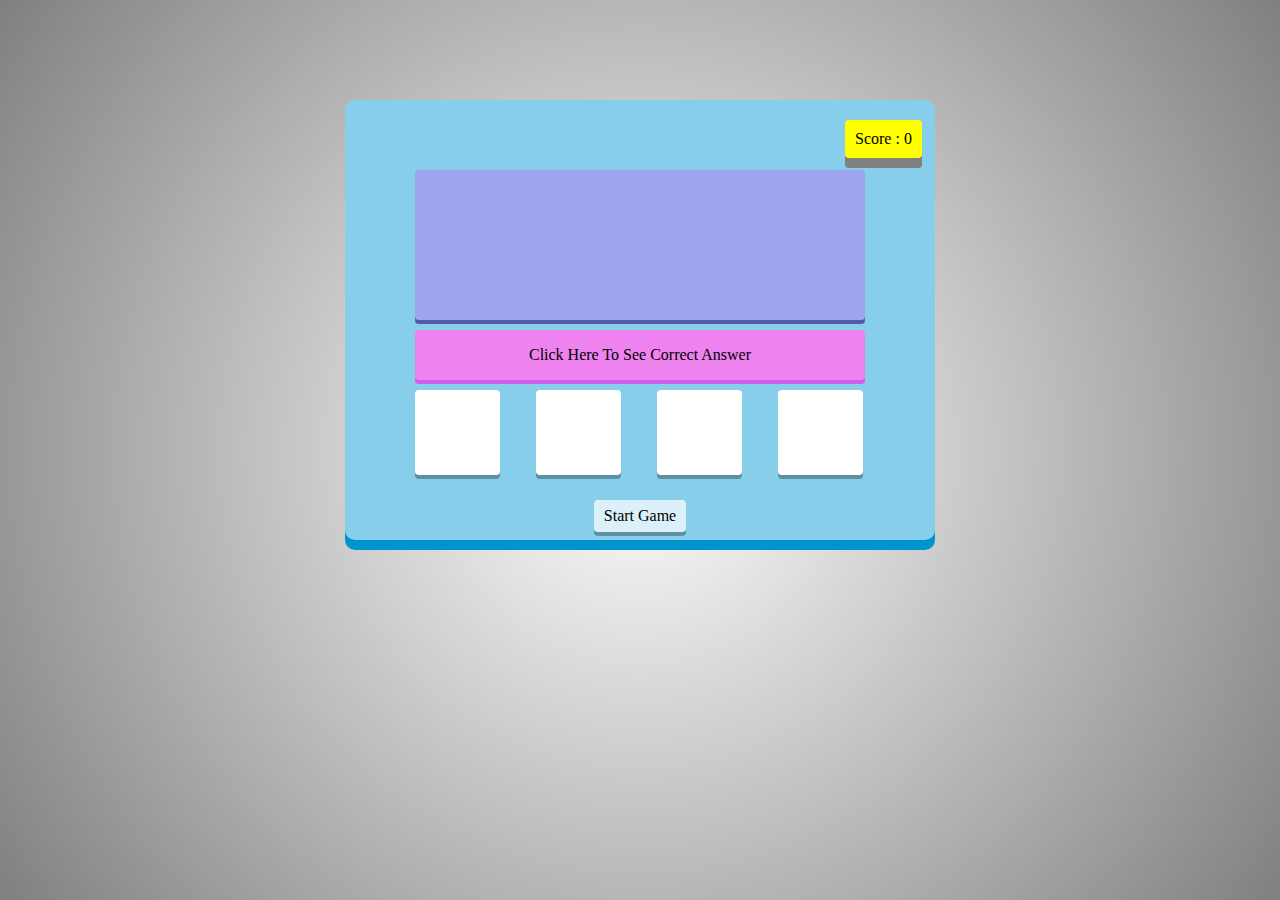
<file: 4.Project Maths Game(JS)/index.html>
<!DOCTYPE html>
<html>
	<head>
		<meta charset="utf-8">
		<meta name="viewport" content="width=device-width, initial-scale=1, user-scalable=yes">
		<link rel="stylesheet" href="style.css">
	</head>
	<body>
		<div class="container">
			<div class="score">
				<span>Score : <span id="scorevalue">0</span></span>
			</div>
			<div id="correct">
				<span>Correct</span>
			</div>
			<div id="wrong">
				<span>Try again</span>
			</div>
			<div id="questions">

			</div>
			<div id="instruction">
				Click Here To See Correct Answer
			</div>
			<div id="choices">
				<div id="box1" class="box">

				</div>
				<div id="box2" class="box">
				</div>
				<div id="box3" class="box">
				</div>
				<div id="box4" class="box">
				</div>

			</div>
			<div id="startreset">
				Start Game
			</div>
			<div id="timeremaining">
				Remaining Time: <span id="timeremainingvalue">60</span>sec
			</div>
			<div id="gameover">
				<span>Game over</span><br>
				<span>Your score is 20</span>
			</div>

		</div>
		<script src="javascript.js"></script>
	</body>
</html>
</file>
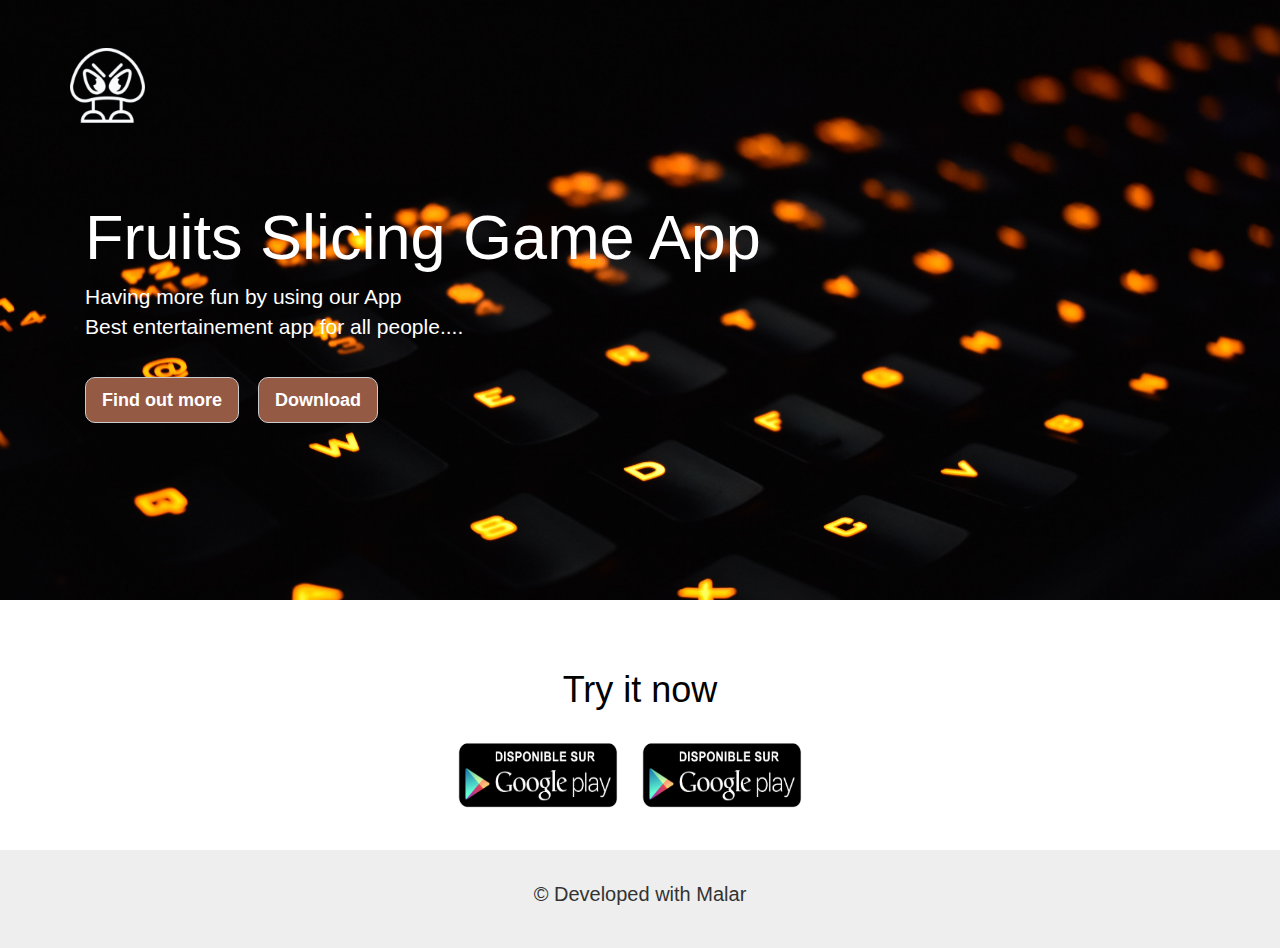
<file: 8.Project App landing page/index.html>
<!DOCTYPE html>
<html>
	<head>
		<title>App Landing Page</title>
		<meta charset="utf-8">
		<meta name="viewport" content="width=device-width initial-scale=1">
		<link rel="stylesheet" href="https://maxcdn.bootstrapcdn.com/bootstrap/3.3.7/css/bootstrap.min.css" integrity="sha384-BVYiiSIFeK1dGmJRAkycuHAHRg32OmUcww7on3RYdg4Va+PmSTsz/K68vbdEjh4u" crossorigin="anonymous">
		<script src="https://code.jquery.com/jquery-3.4.1.slim.min.js" integrity="sha384-J6qa4849blE2+poT4WnyKhv5vZF5SrPo0iEjwBvKU7imGFAV0wwj1yYfoRSJoZ+n" crossorigin="anonymous"></script>
		<script src="https://cdn.jsdelivr.net/npm/popper.js@1.16.0/dist/umd/popper.min.js" integrity="sha384-Q6E9RHvbIyZFJoft+2mJbHaEWldlvI9IOYy5n3zV9zzTtmI3UksdQRVvoxMfooAo" crossorigin="anonymous"></script>
		<script src="https://stackpath.bootstrapcdn.com/bootstrap/4.4.1/js/bootstrap.min.js" integrity="sha384-wfSDF2E50Y2D1uUdj0O3uMBJnjuUD4Ih7YwaYd1iqfktj0Uod8GCExl3Og8ifwB6" crossorigin="anonymous"></script>
		<link href="style.css" rel="stylesheet">
	</head>
	<body>
		<div class="jumbotron">
				<div class="container">
					<!-- create logo -->
					<div>
						<img class="logo" src="images/gamelogo.png">
					</div>
					<!-- Create featured part -->
					<div class="featured">
						<div class="col-md-9">
							<h1>Fruits Slicing Game App</h1>
							<p>Having more fun by using our App<br />Best entertainement app for all people....</p>
							<!-- Create default button for download and find out more -->
							<a href="#" class="btn btn-default btn-lg">Find out more</a>
							<a href="#" class="btn btn-default btn-lg">Download</a>
						</div>
					</div>
				</div>
		</div>
		<div class="trial">
			<div class="container">
				<h1>Try it now</h1>
				<img src="images/googleplay.jpg">
				<img src="images/googleplay.jpg">
			</div>
		</div>
		<div class="footer">
			<div class="container">
				<p>&copy; Developed with Malar</p>
			</div>
		</div>
	</body>
</html>
</file>
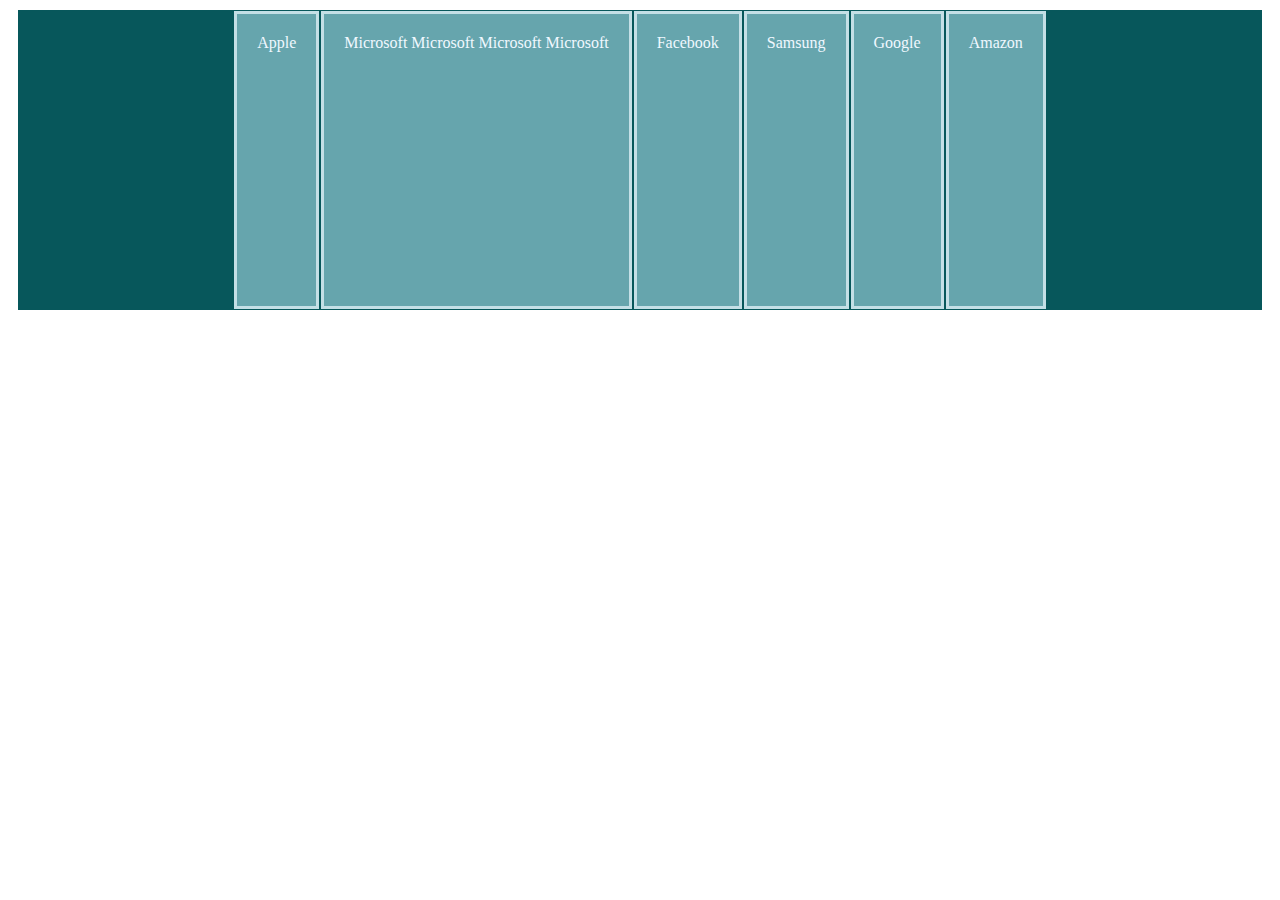
<file: 2.Advanced CSS/1.flexbox.html>
<!DOCTYPE html>
<html>
	<head>
		<title>FlexBox</title>
		<link rel="stylesheet" href="css/style.css">
	</head>
	<body>
		<div class="container">
			<div class="apple">Apple</div>
			<div class="microsoft">Microsoft Microsoft Microsoft Microsoft</div>
			<div class="facebook">Facebook</div>
			<div class="samsung">Samsung</div>
			<div class="google">Google</div>
			<div class="amazon">Amazon</div>
			
		</div>
	</body>
</html>
</file>
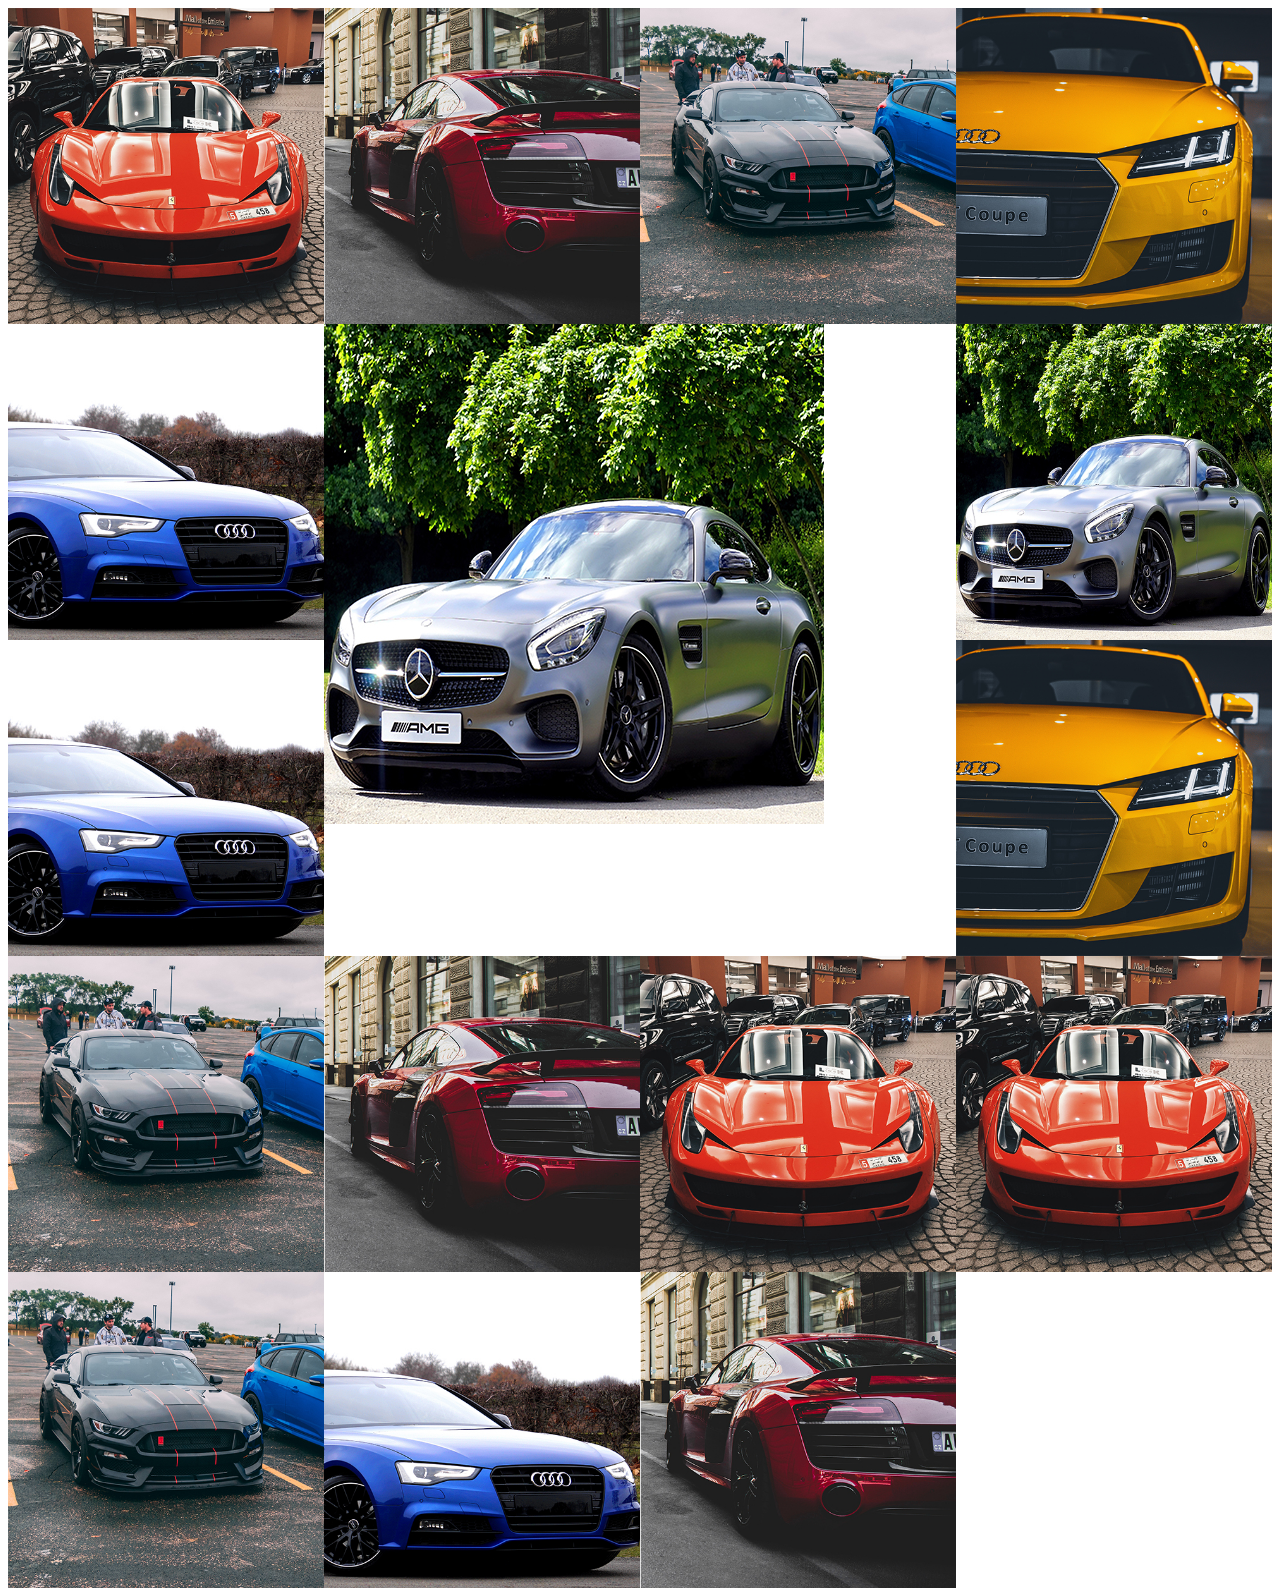
<file: 2.Advanced CSS/10.grid app photo gallery.html>
<!DOCTYPE html>
<html>
	<head>
		<title>Grid application photo gallery</title>
		<link rel="stylesheet" href="css/style10.css">
	</head>
	<body>
		<div class="container">
				<img src="images/pic1.jpg">
			    <img src="images/pic2.jpg">
			    <img src="images/pic3.jpg">
			    <img src="images/pic4.jpg">
			    <img src="images/pic5.jpg">
			    <img src="images/pic6.jpg">
				<img src="images/pic6.jpg">
			    <img src="images/pic5.jpg">
			    <img src="images/pic4.jpg">
			    <img src="images/pic3.jpg">
			    <img src="images/pic2.jpg">
			    <img src="images/pic1.jpg">
				<img src="images/pic1.jpg">
			    <img src="images/pic3.jpg">
			    <img src="images/pic5.jpg">
			    <img src="images/pic2.jpg">
			   
		</div>
	</body>
</html>
</file>
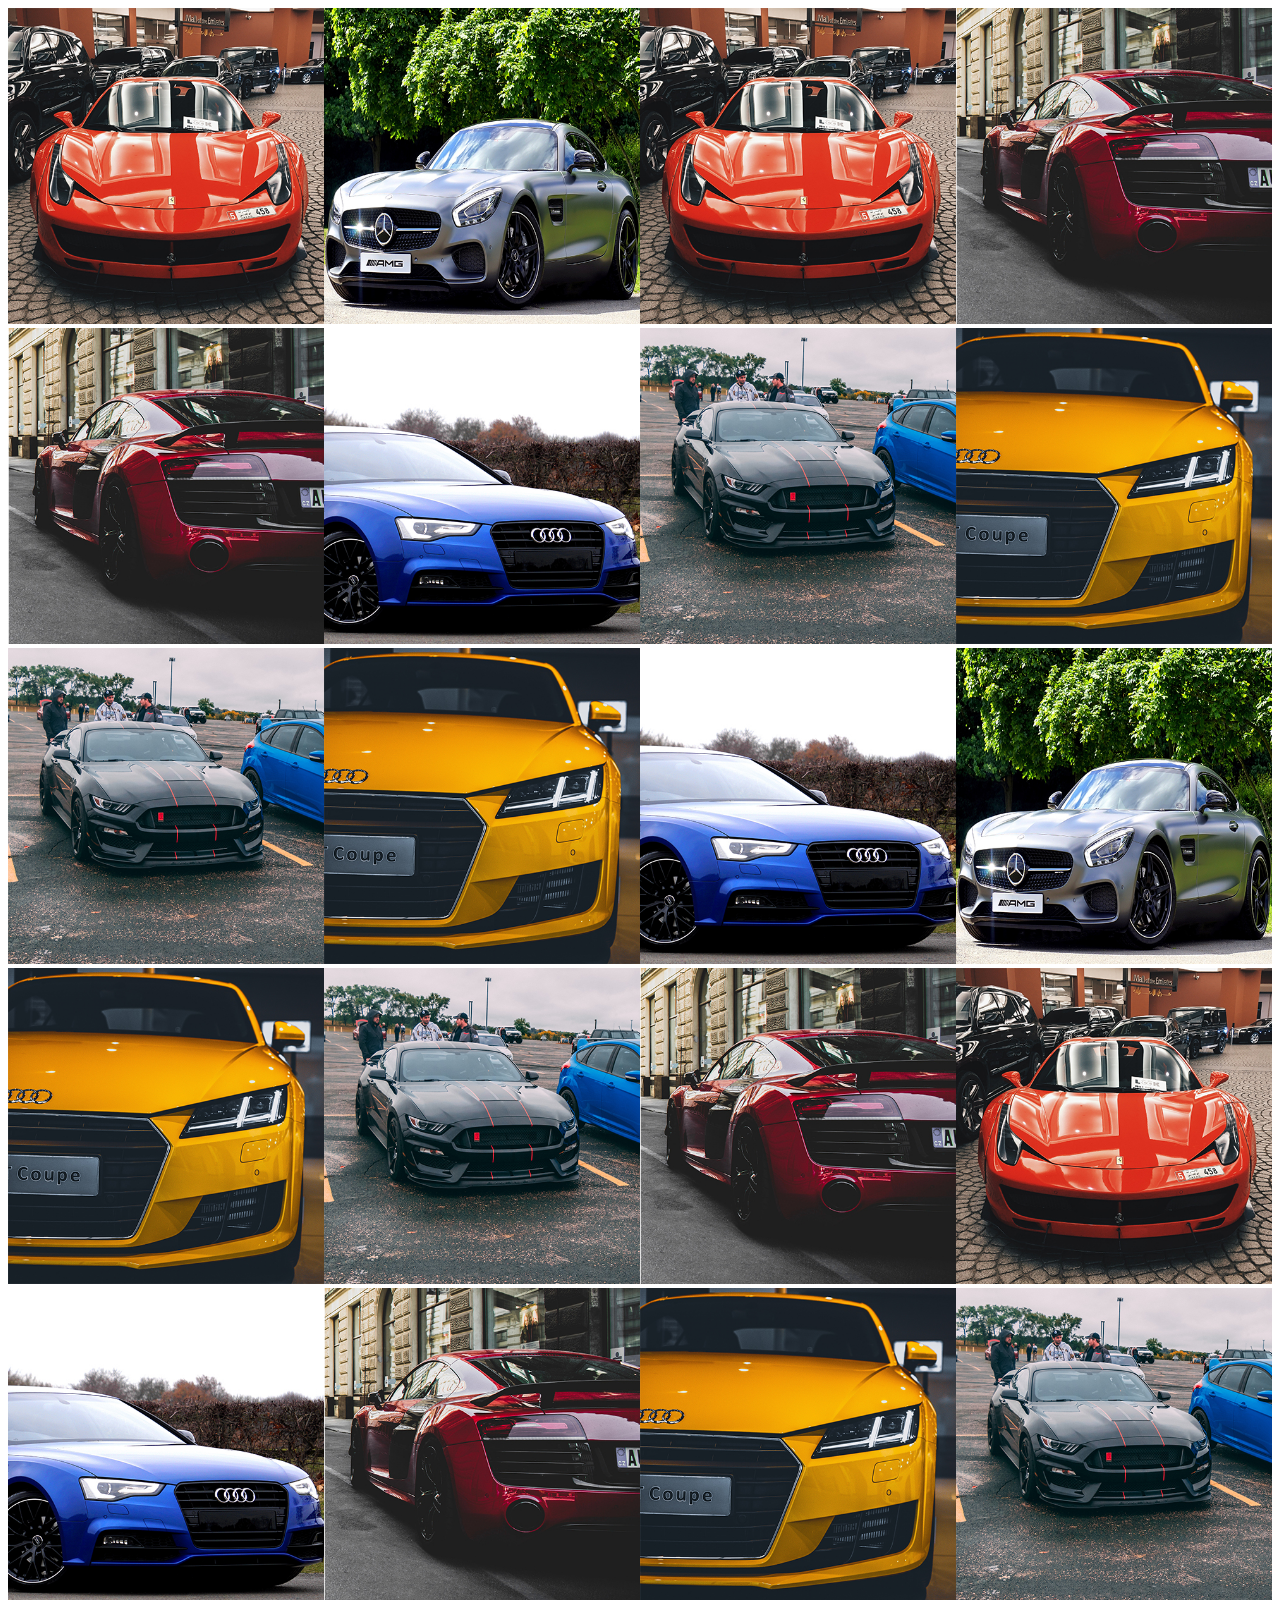
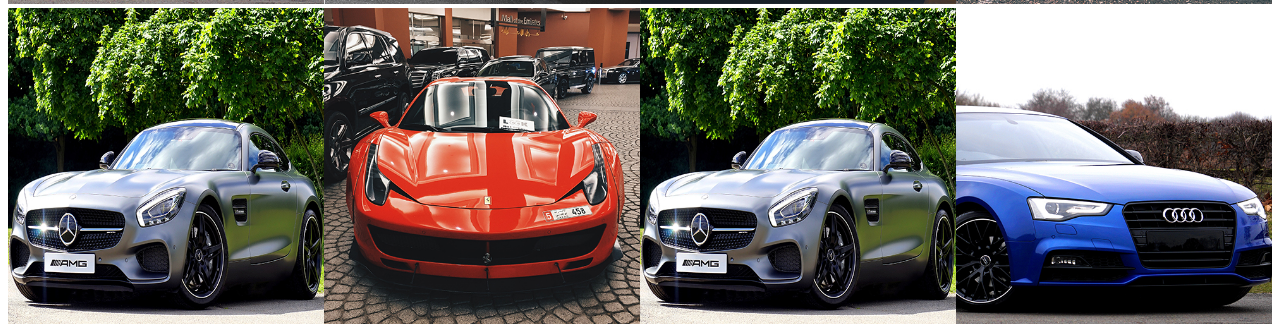
<file: 2.Advanced CSS/2.resposive photo gallery.html>
<!DOCTYPE html>
<html>
	<head>
		<title>Responsive Photo Gallery</title>
		<link rel="stylesheet" href="css/style1.css">
	</head>
	<body>
		<div class="container">
			<div class="column">
				<img src="images/pic1.jpg">
			    <img src="images/pic2.jpg">
			    <img src="images/pic3.jpg">
			    <img src="images/pic4.jpg">
			    <img src="images/pic5.jpg">
			    <img src="images/pic6.jpg">
			</div>
			<div class="column">
				<img src="images/pic6.jpg">
			    <img src="images/pic5.jpg">
			    <img src="images/pic4.jpg">
			    <img src="images/pic3.jpg">
			    <img src="images/pic2.jpg">
			    <img src="images/pic1.jpg">
			</div>
			<div class="column">
				<img src="images/pic1.jpg">
			    <img src="images/pic3.jpg">
			    <img src="images/pic5.jpg">
			    <img src="images/pic2.jpg">
			    <img src="images/pic4.jpg">
			    <img src="images/pic6.jpg">
			</div>
			<div class="column">
				<img src="images/pic2.jpg">
			    <img src="images/pic4.jpg">
			    <img src="images/pic6.jpg">
			    <img src="images/pic1.jpg">
			    <img src="images/pic3.jpg">
			    <img src="images/pic5.jpg">
			</div>
		</div>
	</body>
</html>
</file>
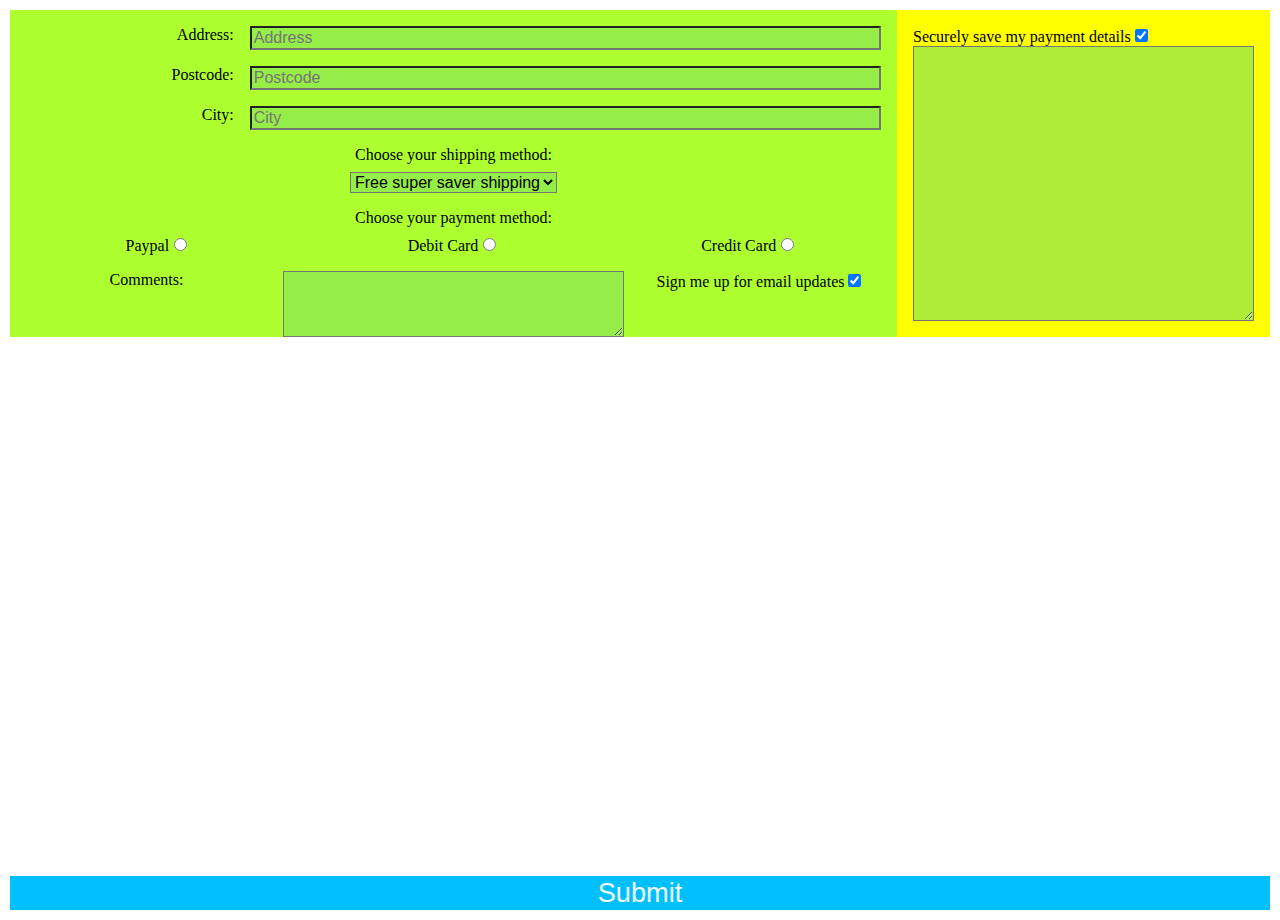
<file: 2.Advanced CSS/3.amazon check out.html>
<!DOCTYPE html>
<html>
	<head>
		<meta charset="utf-8">
		<title>Amazon Check Out</title>
		<meta name="viewport" content="width=device-width, initial-scale=1">
		<link rel="stylesheet" href="css/style2.css">
	</head>
	<body>
		<form>
			<div class="container">
				<div class="details">
					<div class="address">
						<div class="form-group">
							<label for="address">Address:</label>
            				<input type="text" name="address" id="address" placeholder="Address" size="30px" maxlength="100">
						</div>
						<div class="form-group">
							<label for="postcode">Postcode:</label>
            				<input type="text" name="postcode" id="postcode" placeholder="Postcode" size="30px" maxlength="100">
						</div>
						<div class="form-group">
							<label for="city">City:</label>
            				<input type="text" name="city" id="city" placeholder="City" size="30px" maxlength="100">
						</div>
					</div>
					<div class="shipping">
						<div>Choose your shipping method:</div>
						<div><select name="shipping" id="shipping">
                <option value="Free super saver shipping">Free super saver shipping</option>
                <option value="Two-Day shipping">Two-Day shipping</option>
                <option value="One-Day shipping">One-Day shipping</option>
            </select></div>
					</div>
					<div class="payment">
						<div>Choose your payment method:</div>
						<div><label>Paypal<input type="radio" name="payment" value="paypal"></label>
            <label>Debit Card<input type="radio" name="payment" value="debit card"></label>
            <label>Credit Card<input type="radio" name="payment" value="credit card"></label></div>
					</div>
					<div class="checks"><label for="comments">Comments:</label>
            <textarea rows="4" cols="40" name="comments" id="comments"></textarea>
			<label>Sign me up for email updates<input type="checkbox" name="email updates" checked="checked"></label>
        </div>
				</div>
				<div class="comments">
					<label>Securely save my payment details<input type="checkbox" name="save payment"  checked="checked"></label>
					<textarea rows="4" cols="40" name="comments" id="comments"></textarea>
				</div>
			</div>
			<div class="submit">
				<button type="submit">Submit</button>
			</div>



		</form>
	</body>
</html>
</file>
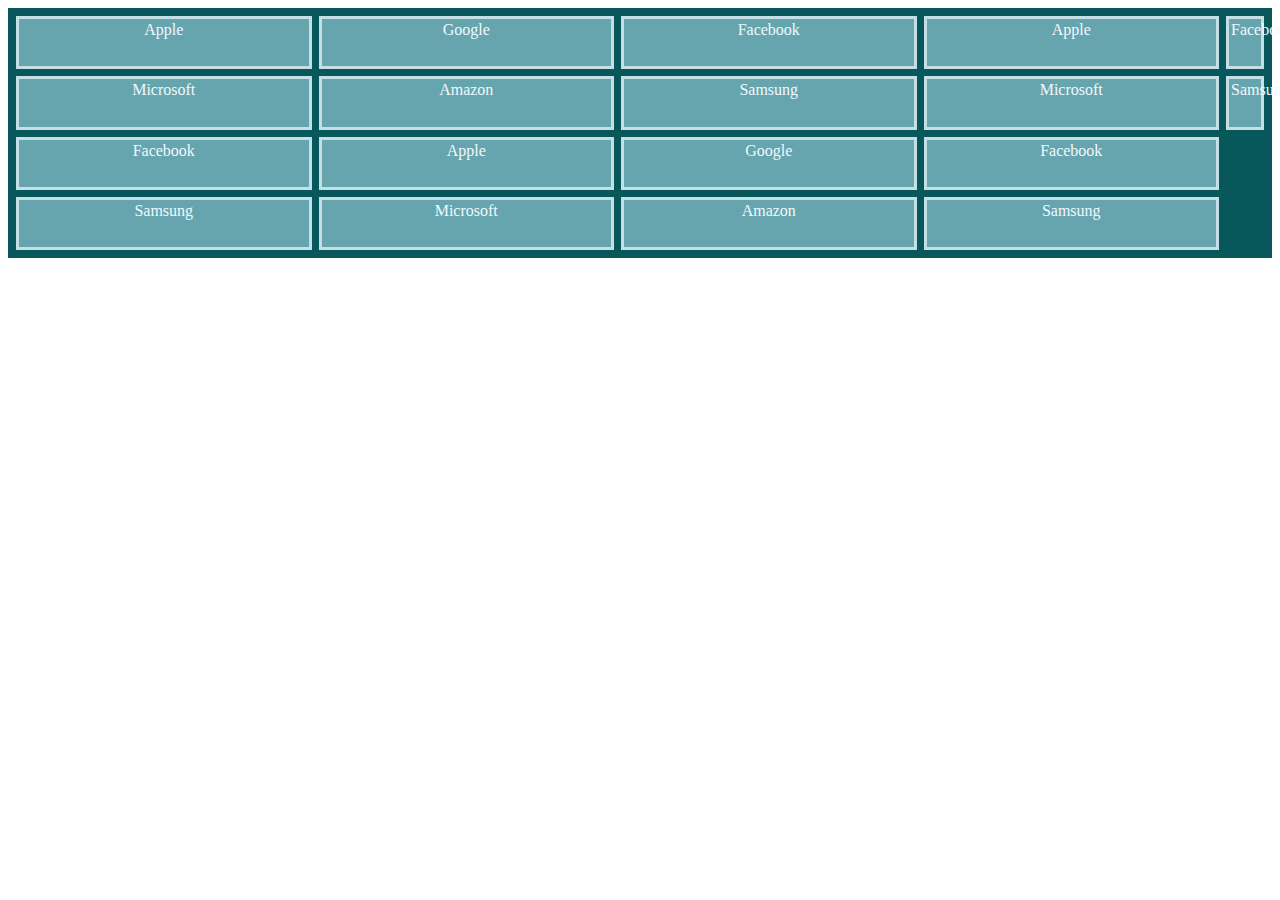
<file: 2.Advanced CSS/5.grid.html>
<!DOCTYPE html>
<html>
	<head>
		<title>FlexBox</title>
		<link rel="stylesheet" href="css/style5.css">
	</head>
	<body>
		<div class="container">
			<div class="apple">Apple</div>
			<div class="microsoft">Microsoft</div>
			<div class="facebook">Facebook</div>
			<div class="samsung">Samsung</div>
			<div class="google">Google</div>
			<div class="amazon">Amazon</div>
			<div class="apple">Apple</div>
			<div class="microsoft">Microsoft</div>
			<div class="facebook">Facebook</div>
			<div class="samsung">Samsung</div>
			<div class="google">Google</div>
			<div class="amazon">Amazon</div>
			<div class="apple">Apple</div>
			<div class="microsoft">Microsoft</div>
			<div class="facebook">Facebook</div>
			<div class="samsung">Samsung</div>
			<div class="facebook">Facebook</div>
			<div class="samsung">Samsung</div>
			
		</div>
	</body>
</html>
</file>
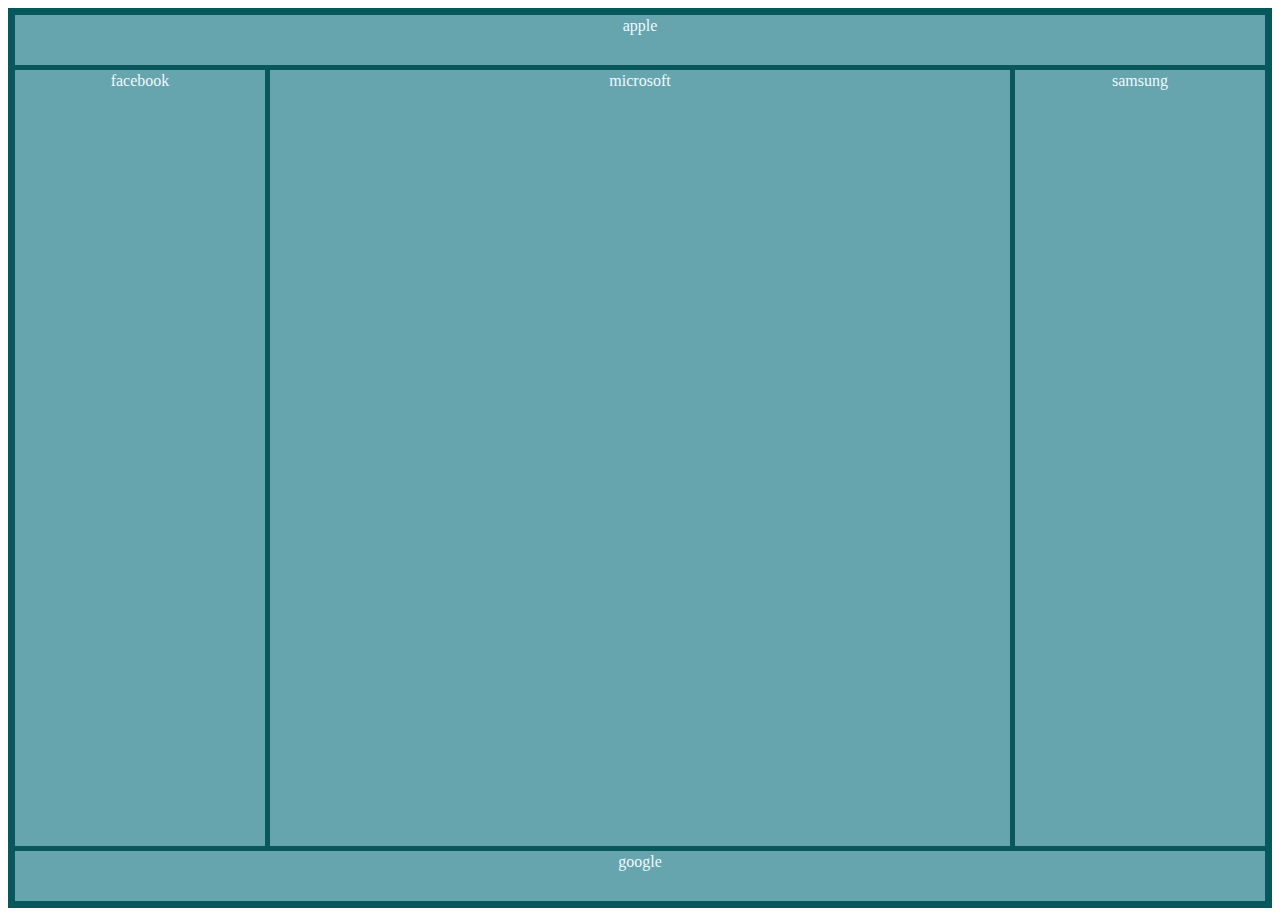
<file: 2.Advanced CSS/6.grid responsive.html>
<!DOCTYPE html>
<html>
	<head>
		<title>FlexBox</title>
		<link rel="stylesheet" href="css/style6.css">
	</head>
	<body>
		<div class="container">
			<div id="apple">apple</div>
			<div id="facebook">facebook</div>
			<div id="microsoft">microsoft</div>
			<div id="samsung">samsung</div>
			<div id="google">google</div>
			<div id="google">google</div>
			<div id="google">google</div>
			<div id="google">google</div>
			<div id="google">google</div>
		</div>
	</body>
</html>
</file>
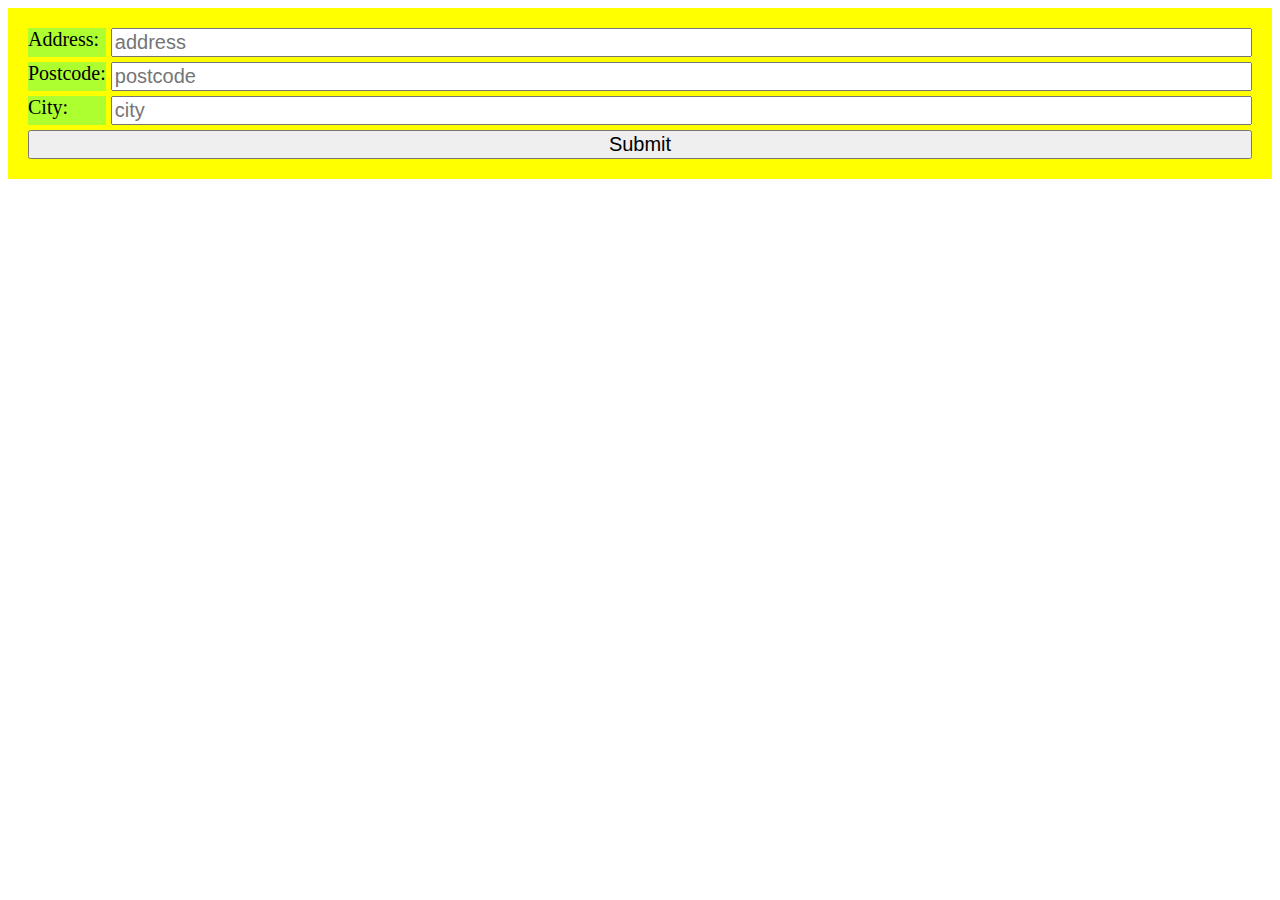
<file: 2.Advanced CSS/7.advanced form layout.html>
<!DOCTYPE html>
<html>
	<head>
		<title>Advanced grid layout</title>
		<link rel="stylesheet" href="css/style7.css">
	</head>
	<body>
		<div class="container">
			<form>
				<label for="address">Address: </label>
				<input name="address" id="address" placeholder="address" size="30px" maxlength="100">
				<label for="postcode">Postcode: </label>
				<input name="postcode" id="postcode" placeholder="postcode" size="30px" maxlength="100">
				<label for="city">City: </label>
				<input name="city" id="city" placeholder="city" size="30px" maxlength="100">
				<input type="submit" value="Submit">
			</form>
		</div>
	</body>
</html>
</file>
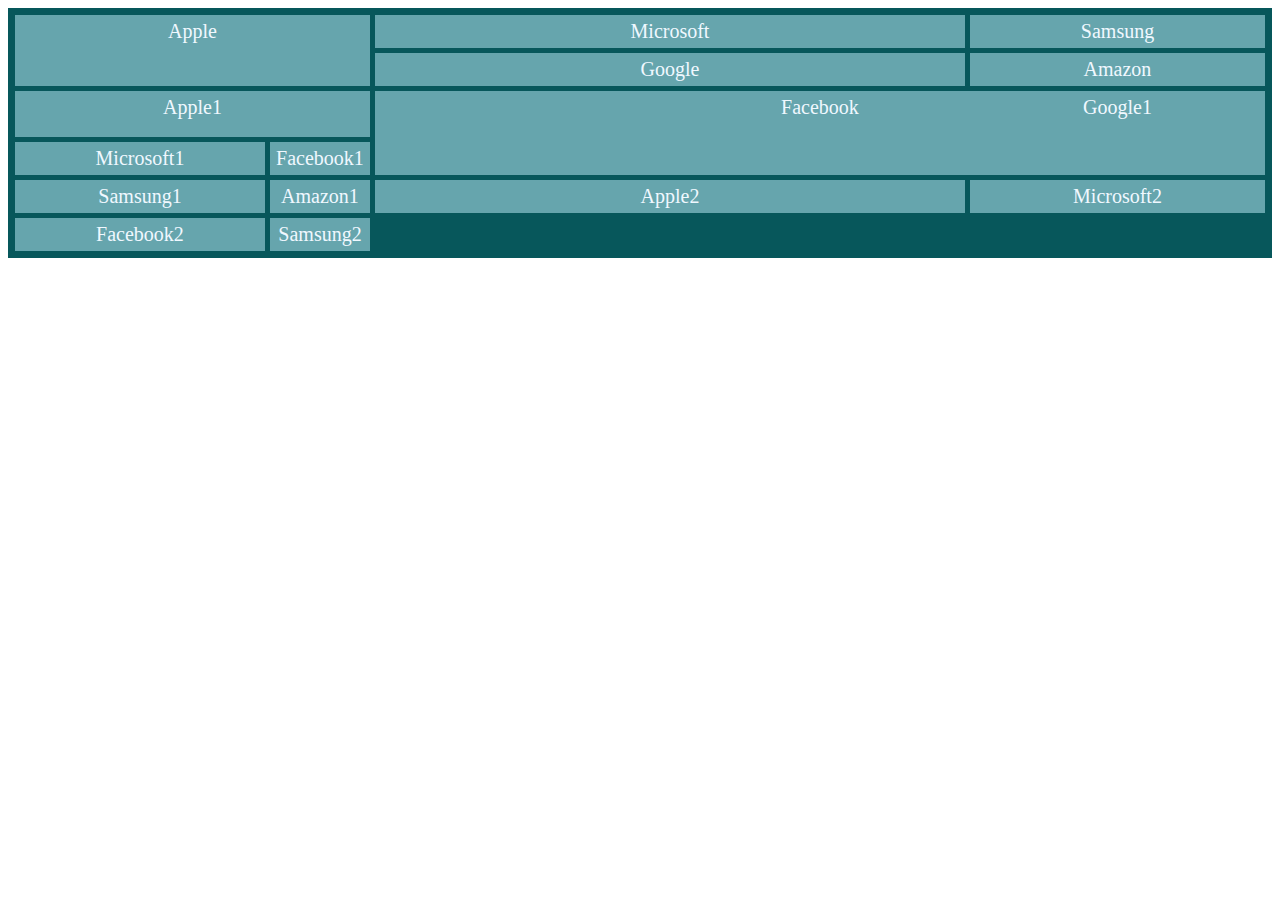
<file: 2.Advanced CSS/8.grid coordinates.html>
<!DOCTYPE html>
<html>
	<head>
		<title>Grid coordinates</title>
		<link rel="stylesheet" href="css/style8.css">
	</head>
	<body>
		<div class="container">
			<div id="apple">Apple</div>
			<div id="microsoft">Microsoft</div>
			<div id="facebook">Facebook</div>
			<div id="samsung">Samsung</div>
			<div id="google">Google</div>
			<div id="amazon">Amazon</div>
			<div id="apple1">Apple1</div>
			<div id="microsoft1">Microsoft1</div>
			<div id="facebook1">Facebook1</div>
			<div id="samsung1">Samsung1</div>
			<div id="google1">Google1</div>
			<div id="amazon1">Amazon1</div>
			<div id="apple2">Apple2</div>
			<div id="microsoft2">Microsoft2</div>
			<div id="facebook2">Facebook2</div>
			<div id="samsung2">Samsung2</div>	
		</div>
	</body>
</html>
</file>
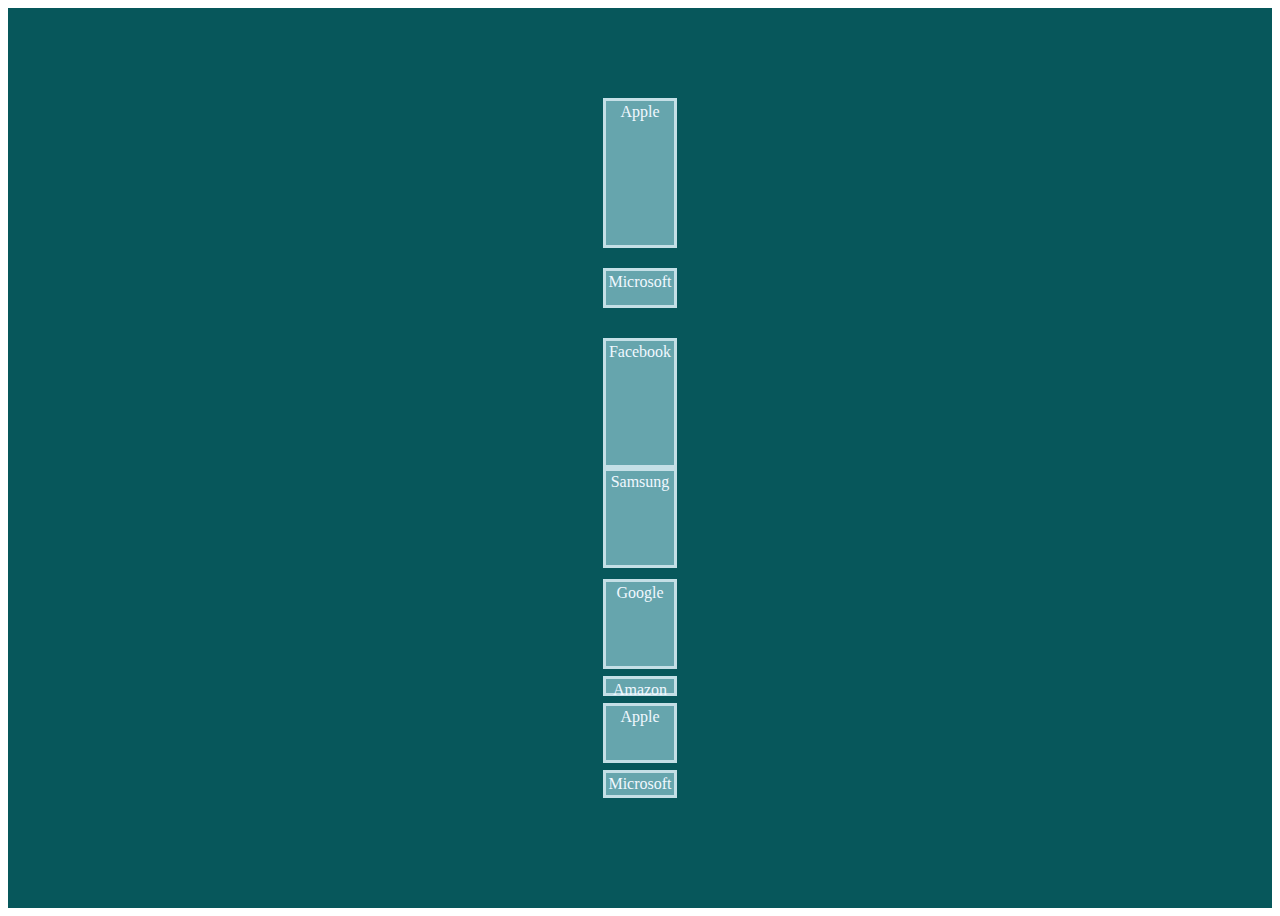
<file: 2.Advanced CSS/9.align grid items.html>
<!DOCTYPE html>
<html>
	<head>
		<title>Align grid layout</title>
		<link rel="stylesheet" href="css/style9.css">
	</head>
	<body>
		<div class="container">
			<div id="apple">Apple</div>
			<div id="microsoft">Microsoft</div>
			<div id="facebook">Facebook</div>
			<div id="samsung">Samsung</div>
			<div id="google">Google</div>
			<div id="amazon">Amazon</div>
			<div id="apple1">Apple</div>
			<div id="microsoft1">Microsoft</div>
			
		</div>
	</body>
</html>
</file>
<file: 4.Project Maths Game(JS)/style.css>
html{
	background: radial-gradient(circle, white, grey);
	height: 100%;
}

.container{
	width: 550px;
	height: 400px;
	background-color: skyblue;
	border-radius: 10px;
	box-shadow: 0 10px #0094ce;
	padding: 20px;
	position: relative;
	margin: 100px auto;
}

.score{
	position: absolute;
	left: 500px;
	background: yellow;
	padding: 10px;
	box-shadow: 0px 10px grey;
	border-radius: 4px;
}

#correct{
	position: absolute;
	background: green;
	padding: 10px;
	color: white;
	display: none;
 	left: 200px;
 	border-radius: 8px;
 }

#wrong{
	position: absolute;
	background: red;
	padding: 10px;
	color: white;
	left: 250px;
	border-radius: 8px;
	display: none;
}

#questions{
	width: 450px;
	height: 150px;
	background-color: #9CA5EE;
	margin: 50px auto 10px auto;
	box-shadow: 0px 4px #535aa8;
	text-align: center;
	color: black;
	font-family: cursive;
	font-size: 100px;
	border-radius: 4px;
}

#instruction{
	width: 450px;
	height: 50px;
	background-color: violet;
	margin: 10px auto;
	text-align: center;
	line-height: 50px;
	box-shadow: 0px 4px #d25bea;
	border-radius: 4px;
}

#instruction:hover{
	cursor:pointer;
}

#choices{
	width: 450px;
	height: 100px;
	margin: 10px auto;
}

.box{
	width: 85px;
	height: 85px;
	background-color: white;
	margin-right: 36px;
	float:left;
	border-radius: 4px;
	text-align: center;
	box-shadow: 0px 4px rgba(0,0,0,0.3);
	line-height: 80px;
	transition: all 0.2s;
}

.box:hover{
	background-color: #a040ef;
	cursor: pointer;

}

#box4{
	margin-right:0px;
}

#startreset{
	width: 78px;
	padding: 7px;
	top: 10px;
	background-color: rgba(255,255,255,0.7);
	margin: 0 auto;
	border-radius: 4px;
	text-align: center;
	box-shadow: 0px 4px rgba(0,0,0,0.3);
	cursor: pointer;
}

#timeremaining{
	background-color: #f7c99b;
	width: 152px;
	padding: 7px;
	top: 10px;
	margin: 0 auto;
	top: 401px;
	left: 380px;
	position: absolute;
	border-radius: 4px;
	box-shadow: 0px 4px #bc8c2b;
	display: none;
}
#gameover{
	width: 500px;
	height: 200px;
	background:linear-gradient(#f2cc6d,#f7926a);
	position: absolute;
	top: 120px;
	left: 50px;
	font-size: 2.5em;
	color: white;
	text-align:center;
	line-height: 90px;
	border-radius: 10px;
	display: none;
	z-index: 2;
}
</file>
<file: 8.Project App landing page/style.css>
.jumbotron{
	height: 600px;
	background: url(images/gamepic.jpg);
	background-size: cover;
}

/*Logo desiging*/

.logo{
	width: 75px;
	height: 75px;
}
.featured{
	color: white;
	padding-top: 60px;
}

/*adding style to button default classes*/

.featured .btn-default{
	font-weight: bold;
	color:white;
	background-color:#955a44;
	border-radius: 10px;
	margin-right: 15px;
	margin-top: 20px;
}
.featured .btn-default:hover{
	background-color:#753118;
}
.trial{
	text-align:center;
	padding-top: 20px;
	color:black;
}
.trial h1{
	padding-bottom: 20px;

}
.trial img{
	width: 160px;
	height:70px;
	margin-right: 20px;
}
.footer{
	font-size: 20px;
	text-align: center;
	margin-top:40px;
	background-color: #eee;
	padding:30px;
}

/*styling the media for 480 and 768px*/

@media(min-width:480px) and (max-width:768px){
	.jumbotron{
		height: 400px;
	}
	.logo{
		width: 50px;
		height: 50px;
	}
	.featured{
		padding-top:20px;
		text-align: center;
	}
	.featured p{
		font-size: 17px;
	}
}

/*Styleing media for max width 480px*/

@media(max-width: 480px){
	.jumbotron{
		height: 400px;
	}
	.logo{
		width: 40px;
		height: 40px;
	}
	.featured p, .featured a{
		font-size: 10px;
	}
}
</file>
<file: 2.Advanced CSS/css/style.css>
*{
	box-sizing: border-box;
}

.container{
	background-color: #07575b;
	height:300px;
	margin: 10px;
	display: flex;
	/* flex */
	flex-wrap: nowrap;
	flex-direction: row;
	justify-content: center;
	align-items: stretch;
	align-content: center;
	/* flex */
}

.container > div{
	background-color: #66a5AD;
	color: aliceblue;
	text-align: center;
	padding: 20px;
	margin: 1px;
	border: 3px #c4dfe6 solid;
	/*flex*/
	/*flex-grow: 1;
	flex-basis: 200px;
	flex-shrink: 4;
	*/
	flex: 0 1 auto;
	flex: initial;

}


.apple{
	flex-grow: 3;
	/*flex-shrink: 3;*/
	flex: 30%;
}
</file>
<file: 2.Advanced CSS/css/style10.css>
*{
	box-sizing: border-box;
}

/*.container{
	display: grid;
	grid-template-columns: repeat(auto-fill, minmax(300px, 1fr));
	grid-gap: 5px;
	align-items: center;
}

.container > img{
	max-width: 100%;
}*/

.container{
	display:grid;
	grid-template-columns: repeat(4, 1fr);
	grid-template-rows: repeat(4, 1fr);
}

.container > img{
	max-width: 100%;
}

.container > img:nth-child(6){
	grid-row: span 2;
	grid-column: span 2;
}
</file>
<file: 2.Advanced CSS/css/style1.css>
<style>
*{
	box-sizing: border-box;
}

.container{
	display: flex;
	flex-wrap: wrap;
}

.column{
	flex: 1;
	min-width: 200px;
}

img{
	width: 100%;
}
</style>
</file>
<file: 2.Advanced CSS/css/style2.css>
<style>
*{
	box-sizing: boeder-box;
}

body, html{
	margin: 0;
	padding: 0;
}

form{
	display: flex;
	flex-direction: column;
	height: 100vh;
	padding: 10px;
	form-size: 24px;
}

input, textarea, select{
	background-color: rgba(138,230,81,0.7);
	border-rdius:10px;
}

.container{
	background-color: yellow;
	display: flex;
	flex-direction: row;
	flex-wrap: wrap;
	margin-bottom: 1em;
}

/*details*/
.details{
	background-color: greenyellow;
	flex: 3;
}

/*address*/
.address .form-group{
	display: flex;
	margin: 1em;
}

.address .form-group label{
	flex: 1;
	text-align:right;
	margin-right: 1em;
}

.address .form-group input{
	flex: 3;
	font-size: 1em;
}

.shipping{
	text-align: center;
}

.shipping select{
	font-size: 1em;
	margin-top: 0.5em;
}

.payment{
	text-align: center;
	margin-top: 1em;
}

.payment div:nth-child(2){
	display: flex;
}

.payment div:nth-child(2) label{
	flex: 1;
	margin-top:0.5em;
}

.checks{
	display: flex;
	text-align: center;margin-top: 1em;
}

.checks label{
	flex: 1;
}

.checks label:nth-child(2){
	order: -1;
}


/*comments*/
.comments{
	
	flex: 1;
	display: flex;
	flex-direction: column;
	margin: 1em;
}

.comments textarea{
	flex: 1;
}

/*submit*/
.submit{
	margin-top: auto;
	text-align: center;
}

.submit button{
	background-color: deepskyblue;
	width:100%;
	color: azure;
	font-size: 1.7em;
	border: none;
}


</style>
</file>
<file: 2.Advanced CSS/css/style5.css>
*{
	box-sizing: border-box;
}

.container{
	height: 250px;
	background-color: #07575b;
	/* grid */
	display: grid;
	grid-template-rows: 1fr 1fr 1fr 1fr;
	grid-template-columns: 1fr 1fr 1fr 1fr;
	grid-gap: 5px;
	grid-auto-rows: 40px;
	grid-auto-columns: 40px;
	grid-auto-flow: column;
	/* grid */
	padding: 7px;
}

.container > div{
	background-color: #66a5AD;
	color: aliceblue;
	text-align: center;
	padding: 2px;
	margin: 1px;
	border: 3px #c4dfe6 solid;
}
</file>
<file: 2.Advanced CSS/css/style6.css>
*{
	box-sizing: border-box;
}

.container{
	height: 100vh;
	background-color: #07575b;
	/* grid */
	display: grid;
	grid-template-columns: 1fr;
		grid-template-rows: 50px 1fr 50px;
	grid-template-columns: 20% 1fr 20%;
	grid-template-areas: 
		"apple apple apple" 
		"facebook microsoft samsung"
		"google google google";
	

	grid-gap: 5px;
/*	grid-auto-rows: 40px;
	grid-auto-columns: 40px;
	grid-auto-flow: column;*/
	/* grid */
	padding: 7px;
	grid-auto-rows: 70px;
}

.container > div{
	background-color: #66a5AD;
	color: aliceblue;
	text-align: center;
	padding: 2px;
	/*margin: 1px;
	border: 3px #c4dfe6 solid;*/
}

#apple{
	grid-area: apple;
}
#facebook{
	grid-area: facebook;
}
#microsoft{
	grid-area: microsoft;
}
#samsung{
	grid-area: samsung;
}

#google{
	grid-area: google;
}

@media all and (max-width: 700px;){
	.container{
	
			grid-template-areas: 
			"facebook"
			"apple"
			"microsoft"
			"samsung"
			"google";
		grid-template-rows: 50px 100px 1fr 100px 50px;
	}
}
</file>
<file: 2.Advanced CSS/css/style7.css>
form{
	font-size: 20px;
	background-color: yellow;
	padding: 20px;
	display: grid;
	grid-gap: 5px;
	grid-template-columns: [label] auto [input] 1fr;
}

form > label{
	background-color: greenyellow;
	grid-column: label;
}

form > input{
	font-size: 1em;
	grid-column: input;
}

form > input[type="submit"]{
	grid-column: span 2;
}
</file>
<file: 2.Advanced CSS/css/style8.css>
*{
	box-sizing: border-box;
}

.container{
	height: 250px;
	background-color: #07575b;
	/* grid */
	display: grid;
	grid-template-rows: repeat(4, 1fr);
	grid-template-columns: [col1-left]20% 100px 2fr minmax(200px, 1fr);
	grid-gap: 5px;
	padding: 7px;
	grid-template-areas: 
		"a b c d"
		"e f g h"
		"i j k l"
		"m n o p";

}

.container > div{
	background-color: #66a5AD;
	color: aliceblue;
	text-align: center;
	padding: 5px;
	font-size: 20px;
}

#apple{
	grid-row-start: 1;
	grid-column-start: 1;
	grid-row-end: 3;
	grid-column-end: 3;
	/*grid: 1/col1-left/3/3;*/
}

#facebook{
	grid-area: 3/3;
}

#apple1{
	grid-row-start: 3;
	grid-column-start: 1;
	grid-row-end: 5;
	grid-column-end: 3;

}
#facebook{
	grid-row-start: 3;
	grid-column-start: 3;
	grid-row-end: 6;
	grid-column-end: 5;

}

#google1{
	grid-area: i/p;
}
</file>
<file: 2.Advanced CSS/css/style9.css>
*{
	box-sizing: border-box;
}

.container{
	height: 100vh;
	background-color: #07575b;
	/* grid */
	display: grid;
	grid-template-rows: repeat(4, 110px);
	grid-template-columns: repeat(autofill, 500px); 
	grid-gap: 5px;
	padding: 7px;
	align-items: center;
	justify-items: stretch;
	align-content: center;
	justify-content: center;
}

.container > div{
	background-color: #66a5AD;
	color: aliceblue;
	text-align: center;
	padding: 2px;
	margin: 1px;
	border: 3px #c4dfe6 solid;
}

#apple{
	height: 150px;
}

#microsoft{
	height: 120px;
}

#facebook{
	height: 130px;
}

#samsung{
	height: 100px;
}

#google{
	height: 90px;
}

#amazon{
	height: 20px;
}

#apple1{
	height: 60px;
}

#microsoft{
	height: 40px;
}
</file>
